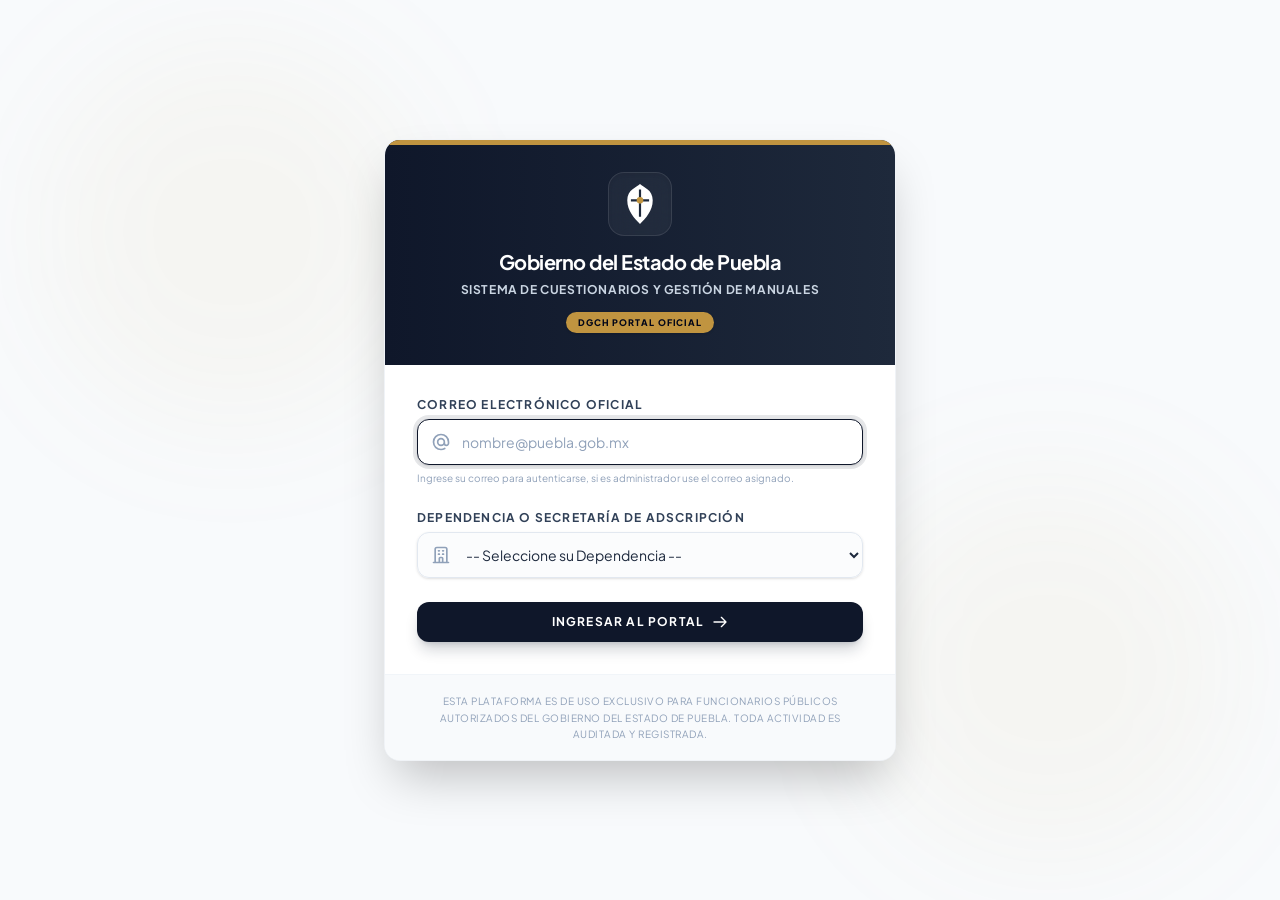
<file: index.html>
<!doctype html>
<html lang="en">
  <head>
    <meta charset="UTF-8" />
    <meta name="viewport" content="width=device-width, initial-scale=1.0" />
    <title>Plataforma de Cuestionarios y Gestión de Manuales - Gobierno de Puebla</title>
    <script type="module" crossorigin src="./assets/index-CyvEIds-.js"></script>
    <link rel="stylesheet" crossorigin href="./assets/index-D1oLYEM6.css">
  </head>
  <body>
    <div id="root"></div>
  </body>
</html>
</file>
<file: assets/index-D1oLYEM6.css>
@import"https://fonts.googleapis.com/css2?family=Plus+Jakarta+Sans:wght@300;400;500;600;700;800&family=JetBrains+Mono:ital,wght@0,400;0,500;0,600;0,700;1,400&display=swap";/*! tailwindcss v4.3.1 | MIT License | https://tailwindcss.com */@layer properties{@supports (((-webkit-hyphens:none)) and (not (margin-trim:inline))) or ((-moz-orient:inline) and (not (color:rgb(from red r g b)))){*,:before,:after,::backdrop{--tw-rotate-x:initial;--tw-rotate-y:initial;--tw-rotate-z:initial;--tw-skew-x:initial;--tw-skew-y:initial;--tw-space-y-reverse:0;--tw-divide-y-reverse:0;--tw-border-style:solid;--tw-gradient-position:initial;--tw-gradient-from:#0000;--tw-gradient-via:#0000;--tw-gradient-to:#0000;--tw-gradient-stops:initial;--tw-gradient-via-stops:initial;--tw-gradient-from-position:0%;--tw-gradient-via-position:50%;--tw-gradient-to-position:100%;--tw-leading:initial;--tw-font-weight:initial;--tw-tracking:initial;--tw-shadow:0 0 #0000;--tw-shadow-color:initial;--tw-shadow-alpha:100%;--tw-inset-shadow:0 0 #0000;--tw-inset-shadow-color:initial;--tw-inset-shadow-alpha:100%;--tw-ring-color:initial;--tw-ring-shadow:0 0 #0000;--tw-inset-ring-color:initial;--tw-inset-ring-shadow:0 0 #0000;--tw-ring-inset:initial;--tw-ring-offset-width:0px;--tw-ring-offset-color:#fff;--tw-ring-offset-shadow:0 0 #0000;--tw-blur:initial;--tw-brightness:initial;--tw-contrast:initial;--tw-grayscale:initial;--tw-hue-rotate:initial;--tw-invert:initial;--tw-opacity:initial;--tw-saturate:initial;--tw-sepia:initial;--tw-drop-shadow:initial;--tw-drop-shadow-color:initial;--tw-drop-shadow-alpha:100%;--tw-drop-shadow-size:initial;--tw-backdrop-blur:initial;--tw-backdrop-brightness:initial;--tw-backdrop-contrast:initial;--tw-backdrop-grayscale:initial;--tw-backdrop-hue-rotate:initial;--tw-backdrop-invert:initial;--tw-backdrop-opacity:initial;--tw-backdrop-saturate:initial;--tw-backdrop-sepia:initial;--tw-duration:initial;--tw-translate-x:0;--tw-translate-y:0;--tw-translate-z:0;--tw-scale-x:1;--tw-scale-y:1;--tw-scale-z:1}}}@layer theme{:root,:host{--font-sans:"Plus Jakarta Sans", "Inter", ui-sans-serif, system-ui, sans-serif;--font-mono:"JetBrains Mono", ui-monospace, SFMono-Regular, monospace;--color-red-50:oklch(97.1% .013 17.38);--color-red-200:oklch(88.5% .062 18.334);--color-red-500:oklch(63.7% .237 25.331);--color-red-600:oklch(57.7% .245 27.325);--color-red-700:oklch(50.5% .213 27.518);--color-red-800:oklch(44.4% .177 26.899);--color-red-900:oklch(39.6% .141 25.723);--color-amber-50:oklch(98.7% .022 95.277);--color-amber-100:oklch(96.2% .059 95.617);--color-amber-200:oklch(92.4% .12 95.746);--color-amber-500:oklch(76.9% .188 70.08);--color-amber-600:oklch(66.6% .179 58.318);--color-amber-700:oklch(55.5% .163 48.998);--color-amber-800:oklch(47.3% .137 46.201);--color-yellow-400:oklch(85.2% .199 91.936);--color-green-500:oklch(72.3% .219 149.579);--color-emerald-50:oklch(97.9% .021 166.113);--color-emerald-100:oklch(95% .052 163.051);--color-emerald-200:oklch(90.5% .093 164.15);--color-emerald-300:oklch(84.5% .143 164.978);--color-emerald-400:oklch(76.5% .177 163.223);--color-emerald-500:oklch(69.6% .17 162.48);--color-emerald-600:oklch(59.6% .145 163.225);--color-emerald-700:oklch(50.8% .118 165.612);--color-emerald-800:oklch(43.2% .095 166.913);--color-blue-50:oklch(97% .014 254.604);--color-blue-100:oklch(93.2% .032 255.585);--color-blue-700:oklch(48.8% .243 264.376);--color-blue-900:oklch(37.9% .146 265.522);--color-blue-950:oklch(28.2% .091 267.935);--color-purple-50:oklch(97.7% .014 308.299);--color-purple-200:oklch(90.2% .063 306.703);--color-purple-600:oklch(55.8% .288 302.321);--color-purple-800:oklch(43.8% .218 303.724);--color-rose-50:oklch(96.9% .015 12.422);--color-rose-300:oklch(81% .117 11.638);--color-rose-400:oklch(71.2% .194 13.428);--color-rose-500:oklch(64.5% .246 16.439);--color-rose-600:oklch(58.6% .253 17.585);--color-rose-700:oklch(51.4% .222 16.935);--color-slate-50:oklch(98.4% .003 247.858);--color-slate-100:oklch(96.8% .007 247.896);--color-slate-200:oklch(92.9% .013 255.508);--color-slate-300:oklch(86.9% .022 252.894);--color-slate-400:oklch(70.4% .04 256.788);--color-slate-500:oklch(55.4% .046 257.417);--color-slate-600:oklch(44.6% .043 257.281);--color-slate-700:oklch(37.2% .044 257.287);--color-slate-800:oklch(27.9% .041 260.031);--color-slate-900:oklch(20.8% .042 265.755);--color-slate-950:oklch(12.9% .042 264.695);--color-zinc-50:oklch(98.5% 0 0);--color-neutral-50:oklch(98.5% 0 0);--color-neutral-100:oklch(97% 0 0);--color-neutral-200:oklch(92.2% 0 0);--color-neutral-300:oklch(87% 0 0);--color-neutral-400:oklch(70.8% 0 0);--color-neutral-500:oklch(55.6% 0 0);--color-neutral-600:oklch(43.9% 0 0);--color-neutral-700:oklch(37.1% 0 0);--color-neutral-800:oklch(26.9% 0 0);--color-neutral-900:oklch(20.5% 0 0);--color-stone-50:oklch(98.5% .001 106.423);--color-stone-100:oklch(97% .001 106.424);--color-stone-200:oklch(92.3% .003 48.717);--color-stone-400:oklch(70.9% .01 56.259);--color-stone-500:oklch(55.3% .013 58.071);--color-stone-600:oklch(44.4% .011 73.639);--color-stone-700:oklch(37.4% .01 67.558);--color-stone-800:oklch(26.8% .007 34.298);--color-black:#000;--color-white:#fff;--spacing:.25rem;--container-xs:20rem;--container-lg:32rem;--container-xl:36rem;--container-2xl:42rem;--container-4xl:56rem;--container-7xl:80rem;--text-xs:.75rem;--text-xs--line-height:calc(1 / .75);--text-sm:.875rem;--text-sm--line-height:calc(1.25 / .875);--text-base:1rem;--text-base--line-height: 1.5 ;--text-lg:1.125rem;--text-lg--line-height:calc(1.75 / 1.125);--text-xl:1.25rem;--text-xl--line-height:calc(1.75 / 1.25);--text-2xl:1.5rem;--text-2xl--line-height:calc(2 / 1.5);--text-3xl:1.875rem;--text-3xl--line-height: 1.2 ;--font-weight-normal:400;--font-weight-medium:500;--font-weight-semibold:600;--font-weight-bold:700;--font-weight-extrabold:800;--font-weight-black:900;--tracking-tighter:-.05em;--tracking-tight:-.025em;--tracking-wide:.025em;--tracking-wider:.05em;--tracking-widest:.1em;--leading-tight:1.25;--leading-relaxed:1.625;--radius-lg:.5rem;--radius-xl:.75rem;--radius-2xl:1rem;--animate-ping:ping 1s cubic-bezier(0, 0, .2, 1) infinite;--animate-pulse:pulse 2s cubic-bezier(.4, 0, .6, 1) infinite;--blur-xs:4px;--blur-sm:8px;--blur-md:12px;--blur-3xl:64px;--default-transition-duration:.15s;--default-transition-timing-function:cubic-bezier(.4, 0, .2, 1);--default-font-family:var(--font-sans);--default-mono-font-family:var(--font-mono)}}@layer base{*,:after,:before,::backdrop{box-sizing:border-box;border:0 solid;margin:0;padding:0}::file-selector-button{box-sizing:border-box;border:0 solid;margin:0;padding:0}html,:host{-webkit-text-size-adjust:100%;-moz-tab-size:4;tab-size:4;line-height:1.5;font-family:var(--default-font-family,ui-sans-serif, system-ui, sans-serif, "Apple Color Emoji", "Segoe UI Emoji", "Segoe UI Symbol", "Noto Color Emoji");font-feature-settings:var(--default-font-feature-settings,normal);font-variation-settings:var(--default-font-variation-settings,normal);-webkit-tap-highlight-color:transparent}hr{height:0;color:inherit;border-top-width:1px}abbr:where([title]){-webkit-text-decoration:underline dotted;text-decoration:underline dotted}h1,h2,h3,h4,h5,h6{font-size:inherit;font-weight:inherit}a{color:inherit;-webkit-text-decoration:inherit;text-decoration:inherit}b,strong{font-weight:bolder}code,kbd,samp,pre{font-family:var(--default-mono-font-family,ui-monospace, SFMono-Regular, Menlo, Monaco, Consolas, "Liberation Mono", "Courier New", monospace);font-feature-settings:var(--default-mono-font-feature-settings,normal);font-variation-settings:var(--default-mono-font-variation-settings,normal);font-size:1em}small{font-size:80%}sub,sup{vertical-align:baseline;font-size:75%;line-height:0;position:relative}sub{bottom:-.25em}sup{top:-.5em}table{text-indent:0;border-color:inherit;border-collapse:collapse}:-moz-focusring{outline:auto}progress{vertical-align:baseline}summary{display:list-item}ol,ul,menu{list-style:none}img,svg,video,canvas,audio,iframe,embed,object{vertical-align:middle;display:block}img,video{max-width:100%;height:auto}button,input,select,optgroup,textarea{font:inherit;font-feature-settings:inherit;font-variation-settings:inherit;letter-spacing:inherit;color:inherit;opacity:1;background-color:#0000;border-radius:0}::file-selector-button{font:inherit;font-feature-settings:inherit;font-variation-settings:inherit;letter-spacing:inherit;color:inherit;opacity:1;background-color:#0000;border-radius:0}:where(select:is([multiple],[size])) optgroup{font-weight:bolder}:where(select:is([multiple],[size])) optgroup option{padding-inline-start:20px}::file-selector-button{margin-inline-end:4px}::placeholder{opacity:1}@supports (not ((-webkit-appearance:-apple-pay-button))) or (contain-intrinsic-size:1px){::placeholder{color:currentColor}@supports (color:color-mix(in lab,red,red)){::placeholder{color:color-mix(in oklab,currentcolor 50%,transparent)}}}textarea{resize:vertical}::-webkit-search-decoration{-webkit-appearance:none}::-webkit-date-and-time-value{min-height:1lh;text-align:inherit}::-webkit-datetime-edit{display:inline-flex}::-webkit-datetime-edit-fields-wrapper{padding:0}::-webkit-datetime-edit{padding-block:0}::-webkit-datetime-edit-year-field{padding-block:0}::-webkit-datetime-edit-month-field{padding-block:0}::-webkit-datetime-edit-day-field{padding-block:0}::-webkit-datetime-edit-hour-field{padding-block:0}::-webkit-datetime-edit-minute-field{padding-block:0}::-webkit-datetime-edit-second-field{padding-block:0}::-webkit-datetime-edit-millisecond-field{padding-block:0}::-webkit-datetime-edit-meridiem-field{padding-block:0}::-webkit-calendar-picker-indicator{line-height:1}:-moz-ui-invalid{box-shadow:none}button,input:where([type=button],[type=reset],[type=submit]){-webkit-appearance:button;-moz-appearance:button;appearance:button}::file-selector-button{-webkit-appearance:button;-moz-appearance:button;appearance:button}::-webkit-inner-spin-button{height:auto}::-webkit-outer-spin-button{height:auto}[hidden]:where(:not([hidden=until-found])){display:none!important}}@layer components;@layer utilities{.pointer-events-none{pointer-events:none}.absolute{position:absolute}.fixed{position:fixed}.relative{position:relative}.sticky{position:sticky}.inset-0{top:0;right:0;bottom:0;left:0}.inset-y-0{inset-block:0}.top-0{top:0}.top-5{top:calc(var(--spacing) * 5)}.top-10{top:calc(var(--spacing) * 10)}.top-24{top:calc(var(--spacing) * 24)}.right-5{right:calc(var(--spacing) * 5)}.right-10{right:calc(var(--spacing) * 10)}.bottom-10{bottom:calc(var(--spacing) * 10)}.left-0{left:0}.left-10{left:calc(var(--spacing) * 10)}.z-10{z-index:10}.z-20{z-index:20}.z-50{z-index:50}.container{width:100%}@media(min-width:40rem){.container{max-width:40rem}}@media(min-width:48rem){.container{max-width:48rem}}@media(min-width:64rem){.container{max-width:64rem}}@media(min-width:80rem){.container{max-width:80rem}}@media(min-width:96rem){.container{max-width:96rem}}.m-6{margin:calc(var(--spacing) * 6)}.mx-auto{margin-inline:auto}.my-8{margin-block:calc(var(--spacing) * 8)}.-mt-0\.5{margin-top:calc(var(--spacing) * -.5)}.mt-0\.5{margin-top:calc(var(--spacing) * .5)}.mt-1{margin-top:var(--spacing)}.mt-1\.5{margin-top:calc(var(--spacing) * 1.5)}.mt-2{margin-top:calc(var(--spacing) * 2)}.mt-3{margin-top:calc(var(--spacing) * 3)}.mt-3\.5{margin-top:calc(var(--spacing) * 3.5)}.mt-4{margin-top:calc(var(--spacing) * 4)}.mt-5{margin-top:calc(var(--spacing) * 5)}.mt-6{margin-top:calc(var(--spacing) * 6)}.mt-8{margin-top:calc(var(--spacing) * 8)}.mt-12{margin-top:calc(var(--spacing) * 12)}.-mb-px{margin-bottom:-1px}.mb-1\.5{margin-bottom:calc(var(--spacing) * 1.5)}.mb-2{margin-bottom:calc(var(--spacing) * 2)}.mb-3{margin-bottom:calc(var(--spacing) * 3)}.mb-4{margin-bottom:calc(var(--spacing) * 4)}.mb-6{margin-bottom:calc(var(--spacing) * 6)}.ml-1{margin-left:var(--spacing)}.ml-auto{margin-left:auto}.block{display:block}.contents{display:contents}.flex{display:flex}.grid{display:grid}.hidden{display:none}.inline-block{display:inline-block}.inline-flex{display:inline-flex}.table{display:table}.h-1\.5{height:calc(var(--spacing) * 1.5)}.h-2{height:calc(var(--spacing) * 2)}.h-2\.5{height:calc(var(--spacing) * 2.5)}.h-3{height:calc(var(--spacing) * 3)}.h-3\.5{height:calc(var(--spacing) * 3.5)}.h-4{height:calc(var(--spacing) * 4)}.h-4\.5{height:calc(var(--spacing) * 4.5)}.h-5{height:calc(var(--spacing) * 5)}.h-6{height:calc(var(--spacing) * 6)}.h-7{height:calc(var(--spacing) * 7)}.h-8{height:calc(var(--spacing) * 8)}.h-10{height:calc(var(--spacing) * 10)}.h-12{height:calc(var(--spacing) * 12)}.h-14{height:calc(var(--spacing) * 14)}.h-16{height:calc(var(--spacing) * 16)}.h-36{height:calc(var(--spacing) * 36)}.h-64{height:calc(var(--spacing) * 64)}.h-96{height:calc(var(--spacing) * 96)}.h-\[4px\]{height:4px}.h-\[5px\]{height:5px}.h-fit{height:fit-content}.h-full{height:100%}.max-h-48{max-height:calc(var(--spacing) * 48)}.max-h-\[90vh\]{max-height:90vh}.min-h-\[40px\]{min-height:40px}.min-h-screen{min-height:100vh}.w-1\.5{width:calc(var(--spacing) * 1.5)}.w-2{width:calc(var(--spacing) * 2)}.w-2\.5{width:calc(var(--spacing) * 2.5)}.w-3{width:calc(var(--spacing) * 3)}.w-3\.5{width:calc(var(--spacing) * 3.5)}.w-4{width:calc(var(--spacing) * 4)}.w-4\.5{width:calc(var(--spacing) * 4.5)}.w-5{width:calc(var(--spacing) * 5)}.w-6{width:calc(var(--spacing) * 6)}.w-7{width:calc(var(--spacing) * 7)}.w-8{width:calc(var(--spacing) * 8)}.w-9{width:calc(var(--spacing) * 9)}.w-10{width:calc(var(--spacing) * 10)}.w-12{width:calc(var(--spacing) * 12)}.w-14{width:calc(var(--spacing) * 14)}.w-16{width:calc(var(--spacing) * 16)}.w-36{width:calc(var(--spacing) * 36)}.w-96{width:calc(var(--spacing) * 96)}.w-full{width:100%}.max-w-2xl{max-width:var(--container-2xl)}.max-w-4xl{max-width:var(--container-4xl)}.max-w-7xl{max-width:var(--container-7xl)}.max-w-\[65px\]{max-width:65px}.max-w-\[120px\]{max-width:120px}.max-w-\[130px\]{max-width:130px}.max-w-\[150px\]{max-width:150px}.max-w-\[180px\]{max-width:180px}.max-w-\[200px\]{max-width:200px}.max-w-\[280px\]{max-width:280px}.max-w-lg{max-width:var(--container-lg)}.max-w-xl{max-width:var(--container-xl)}.max-w-xs{max-width:var(--container-xs)}.min-w-0{min-width:0}.min-w-full{min-width:100%}.flex-1{flex:1}.shrink-0{flex-shrink:0}.border-collapse{border-collapse:collapse}.-rotate-90{rotate:-90deg}.transform{transform:var(--tw-rotate-x,) var(--tw-rotate-y,) var(--tw-rotate-z,) var(--tw-skew-x,) var(--tw-skew-y,)}.animate-ping{animation:var(--animate-ping)}.animate-pulse{animation:var(--animate-pulse)}.cursor-pointer{cursor:pointer}.grid-cols-1{grid-template-columns:repeat(1,minmax(0,1fr))}.flex-col{flex-direction:column}.flex-wrap{flex-wrap:wrap}.items-center{align-items:center}.items-start{align-items:flex-start}.justify-between{justify-content:space-between}.justify-center{justify-content:center}.justify-end{justify-content:flex-end}.gap-1{gap:var(--spacing)}.gap-1\.5{gap:calc(var(--spacing) * 1.5)}.gap-2{gap:calc(var(--spacing) * 2)}.gap-2\.5{gap:calc(var(--spacing) * 2.5)}.gap-3{gap:calc(var(--spacing) * 3)}.gap-4{gap:calc(var(--spacing) * 4)}.gap-6{gap:calc(var(--spacing) * 6)}.gap-8{gap:calc(var(--spacing) * 8)}.gap-12{gap:calc(var(--spacing) * 12)}:where(.space-y-1>:not(:last-child)){--tw-space-y-reverse:0;margin-block-start:calc(var(--spacing) * var(--tw-space-y-reverse));margin-block-end:calc(var(--spacing) * calc(1 - var(--tw-space-y-reverse)))}:where(.space-y-1\.5>:not(:last-child)){--tw-space-y-reverse:0;margin-block-start:calc(calc(var(--spacing) * 1.5) * var(--tw-space-y-reverse));margin-block-end:calc(calc(var(--spacing) * 1.5) * calc(1 - var(--tw-space-y-reverse)))}:where(.space-y-2>:not(:last-child)){--tw-space-y-reverse:0;margin-block-start:calc(calc(var(--spacing) * 2) * var(--tw-space-y-reverse));margin-block-end:calc(calc(var(--spacing) * 2) * calc(1 - var(--tw-space-y-reverse)))}:where(.space-y-2\.5>:not(:last-child)){--tw-space-y-reverse:0;margin-block-start:calc(calc(var(--spacing) * 2.5) * var(--tw-space-y-reverse));margin-block-end:calc(calc(var(--spacing) * 2.5) * calc(1 - var(--tw-space-y-reverse)))}:where(.space-y-3>:not(:last-child)){--tw-space-y-reverse:0;margin-block-start:calc(calc(var(--spacing) * 3) * var(--tw-space-y-reverse));margin-block-end:calc(calc(var(--spacing) * 3) * calc(1 - var(--tw-space-y-reverse)))}:where(.space-y-3\.5>:not(:last-child)){--tw-space-y-reverse:0;margin-block-start:calc(calc(var(--spacing) * 3.5) * var(--tw-space-y-reverse));margin-block-end:calc(calc(var(--spacing) * 3.5) * calc(1 - var(--tw-space-y-reverse)))}:where(.space-y-4>:not(:last-child)){--tw-space-y-reverse:0;margin-block-start:calc(calc(var(--spacing) * 4) * var(--tw-space-y-reverse));margin-block-end:calc(calc(var(--spacing) * 4) * calc(1 - var(--tw-space-y-reverse)))}:where(.space-y-6>:not(:last-child)){--tw-space-y-reverse:0;margin-block-start:calc(calc(var(--spacing) * 6) * var(--tw-space-y-reverse));margin-block-end:calc(calc(var(--spacing) * 6) * calc(1 - var(--tw-space-y-reverse)))}:where(.space-y-8>:not(:last-child)){--tw-space-y-reverse:0;margin-block-start:calc(calc(var(--spacing) * 8) * var(--tw-space-y-reverse));margin-block-end:calc(calc(var(--spacing) * 8) * calc(1 - var(--tw-space-y-reverse)))}:where(.divide-y>:not(:last-child)){--tw-divide-y-reverse:0;border-bottom-style:var(--tw-border-style);border-top-style:var(--tw-border-style);border-top-width:calc(1px * var(--tw-divide-y-reverse));border-bottom-width:calc(1px * calc(1 - var(--tw-divide-y-reverse)))}:where(.divide-neutral-200>:not(:last-child)){border-color:var(--color-neutral-200)}:where(.divide-slate-100>:not(:last-child)){border-color:var(--color-slate-100)}.truncate{text-overflow:ellipsis;white-space:nowrap;overflow:hidden}.overflow-hidden{overflow:hidden}.overflow-x-auto{overflow-x:auto}.overflow-y-auto{overflow-y:auto}.rounded{border-radius:.25rem}.rounded-2xl{border-radius:var(--radius-2xl)}.rounded-full{border-radius:3.40282e38px}.rounded-lg{border-radius:var(--radius-lg)}.rounded-xl{border-radius:var(--radius-xl)}.border{border-style:var(--tw-border-style);border-width:1px}.border-2{border-style:var(--tw-border-style);border-width:2px}.border-t{border-top-style:var(--tw-border-style);border-top-width:1px}.border-r{border-right-style:var(--tw-border-style);border-right-width:1px}.border-b{border-bottom-style:var(--tw-border-style);border-bottom-width:1px}.border-b-2{border-bottom-style:var(--tw-border-style);border-bottom-width:2px}.border-b-4{border-bottom-style:var(--tw-border-style);border-bottom-width:4px}.border-dashed{--tw-border-style:dashed;border-style:dashed}.border-\[\#C09440\]{border-color:#c09440}.border-amber-100{border-color:var(--color-amber-100)}.border-amber-200{border-color:var(--color-amber-200)}.border-blue-100{border-color:var(--color-blue-100)}.border-emerald-100{border-color:var(--color-emerald-100)}.border-emerald-200{border-color:var(--color-emerald-200)}.border-neutral-100{border-color:var(--color-neutral-100)}.border-neutral-200{border-color:var(--color-neutral-200)}.border-neutral-200\/50{border-color:#e5e5e580}@supports (color:color-mix(in lab,red,red)){.border-neutral-200\/50{border-color:color-mix(in oklab,var(--color-neutral-200) 50%,transparent)}}.border-neutral-300{border-color:var(--color-neutral-300)}.border-purple-200{border-color:var(--color-purple-200)}.border-red-200{border-color:var(--color-red-200)}.border-slate-100{border-color:var(--color-slate-100)}.border-slate-200{border-color:var(--color-slate-200)}.border-slate-200\/50{border-color:#e2e8f080}@supports (color:color-mix(in lab,red,red)){.border-slate-200\/50{border-color:color-mix(in oklab,var(--color-slate-200) 50%,transparent)}}.border-slate-200\/60{border-color:#e2e8f099}@supports (color:color-mix(in lab,red,red)){.border-slate-200\/60{border-color:color-mix(in oklab,var(--color-slate-200) 60%,transparent)}}.border-slate-200\/85{border-color:#e2e8f0d9}@supports (color:color-mix(in lab,red,red)){.border-slate-200\/85{border-color:color-mix(in oklab,var(--color-slate-200) 85%,transparent)}}.border-slate-300{border-color:var(--color-slate-300)}.border-slate-700{border-color:var(--color-slate-700)}.border-slate-700\/60{border-color:#31415899}@supports (color:color-mix(in lab,red,red)){.border-slate-700\/60{border-color:color-mix(in oklab,var(--color-slate-700) 60%,transparent)}}.border-slate-800{border-color:var(--color-slate-800)}.border-slate-800\/80{border-color:#1d293dcc}@supports (color:color-mix(in lab,red,red)){.border-slate-800\/80{border-color:color-mix(in oklab,var(--color-slate-800) 80%,transparent)}}.border-slate-900{border-color:var(--color-slate-900)}.border-stone-200{border-color:var(--color-stone-200)}.border-transparent{border-color:#0000}.border-white\/10{border-color:#ffffff1a}@supports (color:color-mix(in lab,red,red)){.border-white\/10{border-color:color-mix(in oklab,var(--color-white) 10%,transparent)}}.bg-\[\#0f172a\]{background-color:#0f172a}.bg-\[\#10b981\]{background-color:#10b981}.bg-\[\#121c30\]{background-color:#121c30}.bg-\[\#C09440\]{background-color:#c09440}.bg-\[\#C09440\]\/5{background-color:#c094400d}.bg-\[\#C09440\]\/10{background-color:#c094401a}.bg-\[\#f3f4f6\]{background-color:#f3f4f6}.bg-\[\#f59e0b\]{background-color:#f59e0b}.bg-\[\#fcfdfd\]{background-color:#fcfdfd}.bg-amber-50{background-color:var(--color-amber-50)}.bg-amber-500{background-color:var(--color-amber-500)}.bg-amber-600{background-color:var(--color-amber-600)}.bg-black\/40{background-color:#0006}@supports (color:color-mix(in lab,red,red)){.bg-black\/40{background-color:color-mix(in oklab,var(--color-black) 40%,transparent)}}.bg-blue-50{background-color:var(--color-blue-50)}.bg-emerald-50{background-color:var(--color-emerald-50)}.bg-emerald-400{background-color:var(--color-emerald-400)}.bg-emerald-500{background-color:var(--color-emerald-500)}.bg-emerald-600{background-color:var(--color-emerald-600)}.bg-emerald-700{background-color:var(--color-emerald-700)}.bg-green-500{background-color:var(--color-green-500)}.bg-neutral-50{background-color:var(--color-neutral-50)}.bg-neutral-50\/25{background-color:#fafafa40}@supports (color:color-mix(in lab,red,red)){.bg-neutral-50\/25{background-color:color-mix(in oklab,var(--color-neutral-50) 25%,transparent)}}.bg-neutral-50\/50{background-color:#fafafa80}@supports (color:color-mix(in lab,red,red)){.bg-neutral-50\/50{background-color:color-mix(in oklab,var(--color-neutral-50) 50%,transparent)}}.bg-neutral-50\/70{background-color:#fafafab3}@supports (color:color-mix(in lab,red,red)){.bg-neutral-50\/70{background-color:color-mix(in oklab,var(--color-neutral-50) 70%,transparent)}}.bg-neutral-100{background-color:var(--color-neutral-100)}.bg-neutral-200{background-color:var(--color-neutral-200)}.bg-purple-50{background-color:var(--color-purple-50)}.bg-purple-600{background-color:var(--color-purple-600)}.bg-red-50{background-color:var(--color-red-50)}.bg-red-50\/10{background-color:#fef2f21a}@supports (color:color-mix(in lab,red,red)){.bg-red-50\/10{background-color:color-mix(in oklab,var(--color-red-50) 10%,transparent)}}.bg-red-500{background-color:var(--color-red-500)}.bg-red-600{background-color:var(--color-red-600)}.bg-rose-50{background-color:var(--color-rose-50)}.bg-slate-50{background-color:var(--color-slate-50)}.bg-slate-50\/50{background-color:#f8fafc80}@supports (color:color-mix(in lab,red,red)){.bg-slate-50\/50{background-color:color-mix(in oklab,var(--color-slate-50) 50%,transparent)}}.bg-slate-50\/55{background-color:#f8fafc8c}@supports (color:color-mix(in lab,red,red)){.bg-slate-50\/55{background-color:color-mix(in oklab,var(--color-slate-50) 55%,transparent)}}.bg-slate-100{background-color:var(--color-slate-100)}.bg-slate-100\/80{background-color:#f1f5f9cc}@supports (color:color-mix(in lab,red,red)){.bg-slate-100\/80{background-color:color-mix(in oklab,var(--color-slate-100) 80%,transparent)}}.bg-slate-200{background-color:var(--color-slate-200)}.bg-slate-300{background-color:var(--color-slate-300)}.bg-slate-800{background-color:var(--color-slate-800)}.bg-slate-900{background-color:var(--color-slate-900)}.bg-slate-900\/40{background-color:#0f172b66}@supports (color:color-mix(in lab,red,red)){.bg-slate-900\/40{background-color:color-mix(in oklab,var(--color-slate-900) 40%,transparent)}}.bg-slate-900\/50{background-color:#0f172b80}@supports (color:color-mix(in lab,red,red)){.bg-slate-900\/50{background-color:color-mix(in oklab,var(--color-slate-900) 50%,transparent)}}.bg-slate-900\/60{background-color:#0f172b99}@supports (color:color-mix(in lab,red,red)){.bg-slate-900\/60{background-color:color-mix(in oklab,var(--color-slate-900) 60%,transparent)}}.bg-slate-950{background-color:var(--color-slate-950)}.bg-stone-50{background-color:var(--color-stone-50)}.bg-stone-100{background-color:var(--color-stone-100)}.bg-white{background-color:var(--color-white)}.bg-white\/5{background-color:#ffffff0d}@supports (color:color-mix(in lab,red,red)){.bg-white\/5{background-color:color-mix(in oklab,var(--color-white) 5%,transparent)}}.bg-white\/10{background-color:#ffffff1a}@supports (color:color-mix(in lab,red,red)){.bg-white\/10{background-color:color-mix(in oklab,var(--color-white) 10%,transparent)}}.bg-yellow-400{background-color:var(--color-yellow-400)}.bg-zinc-50{background-color:var(--color-zinc-50)}.bg-gradient-to-r{--tw-gradient-position:to right in oklab;background-image:linear-gradient(var(--tw-gradient-stops))}.bg-\[radial-gradient\(ellipse_at_top_right\,_var\(--tw-gradient-stops\)\)\]{background-image:radial-gradient(ellipse at top right,var(--tw-gradient-stops))}.bg-none{background-image:none}.from-\[\#0f172a\]{--tw-gradient-from:#0f172a;--tw-gradient-stops:var(--tw-gradient-via-stops,var(--tw-gradient-position), var(--tw-gradient-from) var(--tw-gradient-from-position), var(--tw-gradient-to) var(--tw-gradient-to-position))}.from-red-700{--tw-gradient-from:var(--color-red-700);--tw-gradient-stops:var(--tw-gradient-via-stops,var(--tw-gradient-position), var(--tw-gradient-from) var(--tw-gradient-from-position), var(--tw-gradient-to) var(--tw-gradient-to-position))}.from-slate-100{--tw-gradient-from:var(--color-slate-100);--tw-gradient-stops:var(--tw-gradient-via-stops,var(--tw-gradient-position), var(--tw-gradient-from) var(--tw-gradient-from-position), var(--tw-gradient-to) var(--tw-gradient-to-position))}.from-slate-900{--tw-gradient-from:var(--color-slate-900);--tw-gradient-stops:var(--tw-gradient-via-stops,var(--tw-gradient-position), var(--tw-gradient-from) var(--tw-gradient-from-position), var(--tw-gradient-to) var(--tw-gradient-to-position))}.via-\[\#0f172a\]{--tw-gradient-via:#0f172a;--tw-gradient-via-stops:var(--tw-gradient-position), var(--tw-gradient-from) var(--tw-gradient-from-position), var(--tw-gradient-via) var(--tw-gradient-via-position), var(--tw-gradient-to) var(--tw-gradient-to-position);--tw-gradient-stops:var(--tw-gradient-via-stops)}.via-\[\#C09440\]{--tw-gradient-via:#c09440;--tw-gradient-via-stops:var(--tw-gradient-position), var(--tw-gradient-from) var(--tw-gradient-from-position), var(--tw-gradient-via) var(--tw-gradient-via-position), var(--tw-gradient-to) var(--tw-gradient-to-position);--tw-gradient-stops:var(--tw-gradient-via-stops)}.via-slate-50{--tw-gradient-via:var(--color-slate-50);--tw-gradient-via-stops:var(--tw-gradient-position), var(--tw-gradient-from) var(--tw-gradient-from-position), var(--tw-gradient-via) var(--tw-gradient-via-position), var(--tw-gradient-to) var(--tw-gradient-to-position);--tw-gradient-stops:var(--tw-gradient-via-stops)}.to-\[\#1e293b\]{--tw-gradient-to:#1e293b;--tw-gradient-stops:var(--tw-gradient-via-stops,var(--tw-gradient-position), var(--tw-gradient-from) var(--tw-gradient-from-position), var(--tw-gradient-to) var(--tw-gradient-to-position))}.to-slate-100{--tw-gradient-to:var(--color-slate-100);--tw-gradient-stops:var(--tw-gradient-via-stops,var(--tw-gradient-position), var(--tw-gradient-from) var(--tw-gradient-from-position), var(--tw-gradient-to) var(--tw-gradient-to-position))}.to-slate-900{--tw-gradient-to:var(--color-slate-900);--tw-gradient-stops:var(--tw-gradient-via-stops,var(--tw-gradient-position), var(--tw-gradient-from) var(--tw-gradient-from-position), var(--tw-gradient-to) var(--tw-gradient-to-position))}.to-slate-950{--tw-gradient-to:var(--color-slate-950);--tw-gradient-stops:var(--tw-gradient-via-stops,var(--tw-gradient-position), var(--tw-gradient-from) var(--tw-gradient-from-position), var(--tw-gradient-to) var(--tw-gradient-to-position))}.p-1{padding:var(--spacing)}.p-1\.5{padding:calc(var(--spacing) * 1.5)}.p-2{padding:calc(var(--spacing) * 2)}.p-2\.5{padding:calc(var(--spacing) * 2.5)}.p-3{padding:calc(var(--spacing) * 3)}.p-3\.5{padding:calc(var(--spacing) * 3.5)}.p-4{padding:calc(var(--spacing) * 4)}.p-5{padding:calc(var(--spacing) * 5)}.p-6{padding:calc(var(--spacing) * 6)}.p-8{padding:calc(var(--spacing) * 8)}.px-1\.5{padding-inline:calc(var(--spacing) * 1.5)}.px-2{padding-inline:calc(var(--spacing) * 2)}.px-2\.5{padding-inline:calc(var(--spacing) * 2.5)}.px-3{padding-inline:calc(var(--spacing) * 3)}.px-3\.5{padding-inline:calc(var(--spacing) * 3.5)}.px-4{padding-inline:calc(var(--spacing) * 4)}.px-5{padding-inline:calc(var(--spacing) * 5)}.px-6{padding-inline:calc(var(--spacing) * 6)}.px-8{padding-inline:calc(var(--spacing) * 8)}.py-0\.5{padding-block:calc(var(--spacing) * .5)}.py-1{padding-block:var(--spacing)}.py-1\.5{padding-block:calc(var(--spacing) * 1.5)}.py-2{padding-block:calc(var(--spacing) * 2)}.py-2\.5{padding-block:calc(var(--spacing) * 2.5)}.py-3{padding-block:calc(var(--spacing) * 3)}.py-3\.5{padding-block:calc(var(--spacing) * 3.5)}.py-4{padding-block:calc(var(--spacing) * 4)}.py-4\.5{padding-block:calc(var(--spacing) * 4.5)}.py-5{padding-block:calc(var(--spacing) * 5)}.py-6{padding-block:calc(var(--spacing) * 6)}.py-8{padding-block:calc(var(--spacing) * 8)}.py-12{padding-block:calc(var(--spacing) * 12)}.py-16{padding-block:calc(var(--spacing) * 16)}.pt-2{padding-top:calc(var(--spacing) * 2)}.pt-4{padding-top:calc(var(--spacing) * 4)}.pt-6{padding-top:calc(var(--spacing) * 6)}.pr-4{padding-right:calc(var(--spacing) * 4)}.pr-12{padding-right:calc(var(--spacing) * 12)}.pb-1{padding-bottom:var(--spacing)}.pb-1\.5{padding-bottom:calc(var(--spacing) * 1.5)}.pb-2{padding-bottom:calc(var(--spacing) * 2)}.pb-4{padding-bottom:calc(var(--spacing) * 4)}.pl-3{padding-left:calc(var(--spacing) * 3)}.pl-3\.5{padding-left:calc(var(--spacing) * 3.5)}.pl-9{padding-left:calc(var(--spacing) * 9)}.pl-11{padding-left:calc(var(--spacing) * 11)}.text-center{text-align:center}.text-left{text-align:left}.text-right{text-align:right}.font-mono{font-family:var(--font-mono)}.font-sans{font-family:var(--font-sans)}.text-2xl{font-size:var(--text-2xl);line-height:var(--tw-leading,var(--text-2xl--line-height))}.text-3xl{font-size:var(--text-3xl);line-height:var(--tw-leading,var(--text-3xl--line-height))}.text-base{font-size:var(--text-base);line-height:var(--tw-leading,var(--text-base--line-height))}.text-lg{font-size:var(--text-lg);line-height:var(--tw-leading,var(--text-lg--line-height))}.text-sm{font-size:var(--text-sm);line-height:var(--tw-leading,var(--text-sm--line-height))}.text-xl{font-size:var(--text-xl);line-height:var(--tw-leading,var(--text-xl--line-height))}.text-xs{font-size:var(--text-xs);line-height:var(--tw-leading,var(--text-xs--line-height))}.text-\[7px\]{font-size:7px}.text-\[8px\]{font-size:8px}.text-\[9px\]{font-size:9px}.text-\[10px\]{font-size:10px}.text-\[11px\]{font-size:11px}.text-\[12px\]{font-size:12px}.text-\[13px\]{font-size:13px}.text-\[14px\]{font-size:14px}.text-\[16px\]{font-size:16px}.leading-none{--tw-leading:1;line-height:1}.leading-relaxed{--tw-leading:var(--leading-relaxed);line-height:var(--leading-relaxed)}.leading-tight{--tw-leading:var(--leading-tight);line-height:var(--leading-tight)}.font-black{--tw-font-weight:var(--font-weight-black);font-weight:var(--font-weight-black)}.font-bold{--tw-font-weight:var(--font-weight-bold);font-weight:var(--font-weight-bold)}.font-extrabold{--tw-font-weight:var(--font-weight-extrabold);font-weight:var(--font-weight-extrabold)}.font-medium{--tw-font-weight:var(--font-weight-medium);font-weight:var(--font-weight-medium)}.font-normal{--tw-font-weight:var(--font-weight-normal);font-weight:var(--font-weight-normal)}.font-semibold{--tw-font-weight:var(--font-weight-semibold);font-weight:var(--font-weight-semibold)}.tracking-tight{--tw-tracking:var(--tracking-tight);letter-spacing:var(--tracking-tight)}.tracking-tighter{--tw-tracking:var(--tracking-tighter);letter-spacing:var(--tracking-tighter)}.tracking-wide{--tw-tracking:var(--tracking-wide);letter-spacing:var(--tracking-wide)}.tracking-wider{--tw-tracking:var(--tracking-wider);letter-spacing:var(--tracking-wider)}.tracking-widest{--tw-tracking:var(--tracking-widest);letter-spacing:var(--tracking-widest)}.whitespace-nowrap{white-space:nowrap}.text-\[\#0f172a\]{color:#0f172a}.text-\[\#94a3b8\]{color:#94a3b8}.text-\[\#475569\]{color:#475569}.text-\[\#C09440\]{color:#c09440}.text-amber-600{color:var(--color-amber-600)}.text-amber-700{color:var(--color-amber-700)}.text-amber-800{color:var(--color-amber-800)}.text-blue-700{color:var(--color-blue-700)}.text-blue-900{color:var(--color-blue-900)}.text-blue-950{color:var(--color-blue-950)}.text-emerald-300{color:var(--color-emerald-300)}.text-emerald-400{color:var(--color-emerald-400)}.text-emerald-600{color:var(--color-emerald-600)}.text-emerald-700{color:var(--color-emerald-700)}.text-emerald-800{color:var(--color-emerald-800)}.text-neutral-200{color:var(--color-neutral-200)}.text-neutral-300{color:var(--color-neutral-300)}.text-neutral-400{color:var(--color-neutral-400)}.text-neutral-500{color:var(--color-neutral-500)}.text-neutral-600{color:var(--color-neutral-600)}.text-neutral-700{color:var(--color-neutral-700)}.text-neutral-800{color:var(--color-neutral-800)}.text-neutral-900{color:var(--color-neutral-900)}.text-purple-800{color:var(--color-purple-800)}.text-red-500{color:var(--color-red-500)}.text-red-600{color:var(--color-red-600)}.text-red-700{color:var(--color-red-700)}.text-red-700\/60{color:#bf000f99}@supports (color:color-mix(in lab,red,red)){.text-red-700\/60{color:color-mix(in oklab,var(--color-red-700) 60%,transparent)}}.text-red-700\/80{color:#bf000fcc}@supports (color:color-mix(in lab,red,red)){.text-red-700\/80{color:color-mix(in oklab,var(--color-red-700) 80%,transparent)}}.text-red-800{color:var(--color-red-800)}.text-red-900{color:var(--color-red-900)}.text-rose-400{color:var(--color-rose-400)}.text-rose-500{color:var(--color-rose-500)}.text-rose-700{color:var(--color-rose-700)}.text-slate-100{color:var(--color-slate-100)}.text-slate-200{color:var(--color-slate-200)}.text-slate-300{color:var(--color-slate-300)}.text-slate-400{color:var(--color-slate-400)}.text-slate-500{color:var(--color-slate-500)}.text-slate-600{color:var(--color-slate-600)}.text-slate-700{color:var(--color-slate-700)}.text-slate-800{color:var(--color-slate-800)}.text-slate-900{color:var(--color-slate-900)}.text-slate-950{color:var(--color-slate-950)}.text-stone-400{color:var(--color-stone-400)}.text-stone-500{color:var(--color-stone-500)}.text-stone-600{color:var(--color-stone-600)}.text-stone-700{color:var(--color-stone-700)}.text-stone-800{color:var(--color-stone-800)}.text-white{color:var(--color-white)}.uppercase{text-transform:uppercase}.italic{font-style:italic}.antialiased{-webkit-font-smoothing:antialiased;-moz-osx-font-smoothing:grayscale}.placeholder-neutral-400::placeholder{color:var(--color-neutral-400)}.placeholder-slate-300::placeholder{color:var(--color-slate-300)}.placeholder-slate-400::placeholder{color:var(--color-slate-400)}.opacity-35{opacity:.35}.opacity-40{opacity:.4}.opacity-75{opacity:.75}.opacity-80{opacity:.8}.opacity-90{opacity:.9}.shadow-2xl{--tw-shadow:0 25px 50px -12px var(--tw-shadow-color,#00000040);box-shadow:var(--tw-inset-shadow),var(--tw-inset-ring-shadow),var(--tw-ring-offset-shadow),var(--tw-ring-shadow),var(--tw-shadow)}.shadow-inner{--tw-shadow:inset 0 2px 4px 0 var(--tw-shadow-color,#0000000d);box-shadow:var(--tw-inset-shadow),var(--tw-inset-ring-shadow),var(--tw-ring-offset-shadow),var(--tw-ring-shadow),var(--tw-shadow)}.shadow-lg{--tw-shadow:0 10px 15px -3px var(--tw-shadow-color,#0000001a), 0 4px 6px -4px var(--tw-shadow-color,#0000001a);box-shadow:var(--tw-inset-shadow),var(--tw-inset-ring-shadow),var(--tw-ring-offset-shadow),var(--tw-ring-shadow),var(--tw-shadow)}.shadow-md{--tw-shadow:0 4px 6px -1px var(--tw-shadow-color,#0000001a), 0 2px 4px -2px var(--tw-shadow-color,#0000001a);box-shadow:var(--tw-inset-shadow),var(--tw-inset-ring-shadow),var(--tw-ring-offset-shadow),var(--tw-ring-shadow),var(--tw-shadow)}.shadow-sm{--tw-shadow:0 1px 3px 0 var(--tw-shadow-color,#0000001a), 0 1px 2px -1px var(--tw-shadow-color,#0000001a);box-shadow:var(--tw-inset-shadow),var(--tw-inset-ring-shadow),var(--tw-ring-offset-shadow),var(--tw-ring-shadow),var(--tw-shadow)}.shadow-xs{--tw-shadow:0 1px 2px 0 var(--tw-shadow-color,#0000000d);box-shadow:var(--tw-inset-shadow),var(--tw-inset-ring-shadow),var(--tw-ring-offset-shadow),var(--tw-ring-shadow),var(--tw-shadow)}.shadow-red-600\/10{--tw-shadow-color:#e400141a}@supports (color:color-mix(in lab,red,red)){.shadow-red-600\/10{--tw-shadow-color:color-mix(in oklab, color-mix(in oklab, var(--color-red-600) 10%, transparent) var(--tw-shadow-alpha), transparent)}}.shadow-slate-900\/20{--tw-shadow-color:#0f172b33}@supports (color:color-mix(in lab,red,red)){.shadow-slate-900\/20{--tw-shadow-color:color-mix(in oklab, color-mix(in oklab, var(--color-slate-900) 20%, transparent) var(--tw-shadow-alpha), transparent)}}.blur-3xl{--tw-blur:blur(var(--blur-3xl));filter:var(--tw-blur,) var(--tw-brightness,) var(--tw-contrast,) var(--tw-grayscale,) var(--tw-hue-rotate,) var(--tw-invert,) var(--tw-saturate,) var(--tw-sepia,) var(--tw-drop-shadow,)}.filter{filter:var(--tw-blur,) var(--tw-brightness,) var(--tw-contrast,) var(--tw-grayscale,) var(--tw-hue-rotate,) var(--tw-invert,) var(--tw-saturate,) var(--tw-sepia,) var(--tw-drop-shadow,)}.backdrop-blur-md{--tw-backdrop-blur:blur(var(--blur-md));-webkit-backdrop-filter:var(--tw-backdrop-blur,) var(--tw-backdrop-brightness,) var(--tw-backdrop-contrast,) var(--tw-backdrop-grayscale,) var(--tw-backdrop-hue-rotate,) var(--tw-backdrop-invert,) var(--tw-backdrop-opacity,) var(--tw-backdrop-saturate,) var(--tw-backdrop-sepia,);backdrop-filter:var(--tw-backdrop-blur,) var(--tw-backdrop-brightness,) var(--tw-backdrop-contrast,) var(--tw-backdrop-grayscale,) var(--tw-backdrop-hue-rotate,) var(--tw-backdrop-invert,) var(--tw-backdrop-opacity,) var(--tw-backdrop-saturate,) var(--tw-backdrop-sepia,)}.backdrop-blur-sm{--tw-backdrop-blur:blur(var(--blur-sm));-webkit-backdrop-filter:var(--tw-backdrop-blur,) var(--tw-backdrop-brightness,) var(--tw-backdrop-contrast,) var(--tw-backdrop-grayscale,) var(--tw-backdrop-hue-rotate,) var(--tw-backdrop-invert,) var(--tw-backdrop-opacity,) var(--tw-backdrop-saturate,) var(--tw-backdrop-sepia,);backdrop-filter:var(--tw-backdrop-blur,) var(--tw-backdrop-brightness,) var(--tw-backdrop-contrast,) var(--tw-backdrop-grayscale,) var(--tw-backdrop-hue-rotate,) var(--tw-backdrop-invert,) var(--tw-backdrop-opacity,) var(--tw-backdrop-saturate,) var(--tw-backdrop-sepia,)}.backdrop-blur-xs{--tw-backdrop-blur:blur(var(--blur-xs));-webkit-backdrop-filter:var(--tw-backdrop-blur,) var(--tw-backdrop-brightness,) var(--tw-backdrop-contrast,) var(--tw-backdrop-grayscale,) var(--tw-backdrop-hue-rotate,) var(--tw-backdrop-invert,) var(--tw-backdrop-opacity,) var(--tw-backdrop-saturate,) var(--tw-backdrop-sepia,);backdrop-filter:var(--tw-backdrop-blur,) var(--tw-backdrop-brightness,) var(--tw-backdrop-contrast,) var(--tw-backdrop-grayscale,) var(--tw-backdrop-hue-rotate,) var(--tw-backdrop-invert,) var(--tw-backdrop-opacity,) var(--tw-backdrop-saturate,) var(--tw-backdrop-sepia,)}.transition{transition-property:color,background-color,border-color,outline-color,text-decoration-color,fill,stroke,--tw-gradient-from,--tw-gradient-via,--tw-gradient-to,opacity,box-shadow,transform,translate,scale,rotate,filter,-webkit-backdrop-filter,backdrop-filter,display,content-visibility,overlay,pointer-events;transition-timing-function:var(--tw-ease,var(--default-transition-timing-function));transition-duration:var(--tw-duration,var(--default-transition-duration))}.transition-all{transition-property:all;transition-timing-function:var(--tw-ease,var(--default-transition-timing-function));transition-duration:var(--tw-duration,var(--default-transition-duration))}.transition-colors{transition-property:color,background-color,border-color,outline-color,text-decoration-color,fill,stroke,--tw-gradient-from,--tw-gradient-via,--tw-gradient-to;transition-timing-function:var(--tw-ease,var(--default-transition-timing-function));transition-duration:var(--tw-duration,var(--default-transition-duration))}.transition-opacity{transition-property:opacity;transition-timing-function:var(--tw-ease,var(--default-transition-timing-function));transition-duration:var(--tw-duration,var(--default-transition-duration))}.transition-transform{transition-property:transform,translate,scale,rotate;transition-timing-function:var(--tw-ease,var(--default-transition-timing-function));transition-duration:var(--tw-duration,var(--default-transition-duration))}.duration-150{--tw-duration:.15s;transition-duration:.15s}.duration-300{--tw-duration:.3s;transition-duration:.3s}.outline-none{--tw-outline-style:none;outline-style:none}.select-none{-webkit-user-select:none;user-select:none}@media(hover:hover){.group-hover\:translate-x-0\.5:is(:where(.group):hover *){--tw-translate-x:calc(var(--spacing) * .5);translate:var(--tw-translate-x) var(--tw-translate-y)}}.selection\:bg-slate-900\/10 ::selection{background-color:#0f172b1a}@supports (color:color-mix(in lab,red,red)){.selection\:bg-slate-900\/10 ::selection{background-color:color-mix(in oklab,var(--color-slate-900) 10%,transparent)}}.selection\:bg-slate-900\/10::selection{background-color:#0f172b1a}@supports (color:color-mix(in lab,red,red)){.selection\:bg-slate-900\/10::selection{background-color:color-mix(in oklab,var(--color-slate-900) 10%,transparent)}}.selection\:text-slate-800 ::selection{color:var(--color-slate-800)}.selection\:text-slate-800::selection{color:var(--color-slate-800)}@media(hover:hover){.hover\:border-\[\#C09440\]:hover{border-color:#c09440}.hover\:border-slate-900:hover{border-color:var(--color-slate-900)}.hover\:bg-\[\#1e293b\]:hover{background-color:#1e293b}.hover\:bg-\[\#A67E33\]:hover{background-color:#a67e33}.hover\:bg-emerald-600:hover{background-color:var(--color-emerald-600)}.hover\:bg-neutral-50:hover{background-color:var(--color-neutral-50)}.hover\:bg-neutral-50\/50:hover{background-color:#fafafa80}@supports (color:color-mix(in lab,red,red)){.hover\:bg-neutral-50\/50:hover{background-color:color-mix(in oklab,var(--color-neutral-50) 50%,transparent)}}.hover\:bg-neutral-100:hover{background-color:var(--color-neutral-100)}.hover\:bg-neutral-200:hover{background-color:var(--color-neutral-200)}.hover\:bg-red-700:hover{background-color:var(--color-red-700)}.hover\:bg-rose-50:hover{background-color:var(--color-rose-50)}.hover\:bg-slate-50:hover{background-color:var(--color-slate-50)}.hover\:bg-slate-100:hover{background-color:var(--color-slate-100)}.hover\:bg-slate-200:hover{background-color:var(--color-slate-200)}.hover\:bg-slate-400:hover{background-color:var(--color-slate-400)}.hover\:bg-slate-800:hover{background-color:var(--color-slate-800)}.hover\:text-rose-300:hover{color:var(--color-rose-300)}.hover\:text-rose-600:hover{color:var(--color-rose-600)}.hover\:text-slate-800:hover{color:var(--color-slate-800)}.hover\:text-slate-900:hover{color:var(--color-slate-900)}.hover\:text-white:hover{color:var(--color-white)}.hover\:opacity-80:hover{opacity:.8}.hover\:opacity-100:hover{opacity:1}.hover\:shadow-md:hover{--tw-shadow:0 4px 6px -1px var(--tw-shadow-color,#0000001a), 0 2px 4px -2px var(--tw-shadow-color,#0000001a);box-shadow:var(--tw-inset-shadow),var(--tw-inset-ring-shadow),var(--tw-ring-offset-shadow),var(--tw-ring-shadow),var(--tw-shadow)}}.focus\:border-red-500:focus{border-color:var(--color-red-500)}.focus\:border-slate-900:focus{border-color:var(--color-slate-900)}.focus\:bg-white:focus{background-color:var(--color-white)}.focus\:ring-4:focus{--tw-ring-shadow:var(--tw-ring-inset,) 0 0 0 calc(4px + var(--tw-ring-offset-width)) var(--tw-ring-color,currentcolor);box-shadow:var(--tw-inset-shadow),var(--tw-inset-ring-shadow),var(--tw-ring-offset-shadow),var(--tw-ring-shadow),var(--tw-shadow)}.focus\:ring-\[\#C09440\]:focus{--tw-ring-color:#c09440}.focus\:ring-red-500\/10:focus{--tw-ring-color:#fb2c361a}@supports (color:color-mix(in lab,red,red)){.focus\:ring-red-500\/10:focus{--tw-ring-color:color-mix(in oklab, var(--color-red-500) 10%, transparent)}}.focus\:ring-slate-900\/10:focus{--tw-ring-color:#0f172b1a}@supports (color:color-mix(in lab,red,red)){.focus\:ring-slate-900\/10:focus{--tw-ring-color:color-mix(in oklab, var(--color-slate-900) 10%, transparent)}}.focus\:outline-none:focus{--tw-outline-style:none;outline-style:none}.active\:scale-95:active{--tw-scale-x:95%;--tw-scale-y:95%;--tw-scale-z:95%;scale:var(--tw-scale-x) var(--tw-scale-y)}.active\:scale-\[0\.98\]:active{scale:.98}@media(min-width:40rem){.sm\:m-8{margin:calc(var(--spacing) * 8)}.sm\:w-64{width:calc(var(--spacing) * 64)}.sm\:grid-cols-2{grid-template-columns:repeat(2,minmax(0,1fr))}.sm\:flex-row{flex-direction:row}.sm\:items-center{align-items:center}.sm\:justify-between{justify-content:space-between}.sm\:p-8{padding:calc(var(--spacing) * 8)}.sm\:px-6{padding-inline:calc(var(--spacing) * 6)}.sm\:px-8{padding-inline:calc(var(--spacing) * 8)}}@media(min-width:48rem){.md\:w-auto{width:auto}.md\:max-w-xs{max-width:var(--container-xs)}.md\:grid-cols-2{grid-template-columns:repeat(2,minmax(0,1fr))}.md\:grid-cols-3{grid-template-columns:repeat(3,minmax(0,1fr))}.md\:grid-cols-4{grid-template-columns:repeat(4,minmax(0,1fr))}.md\:flex-row{flex-direction:row}.md\:text-left{text-align:left}.md\:text-right{text-align:right}}@media(min-width:64rem){.lg\:col-span-1{grid-column:span 1/span 1}.lg\:col-span-2{grid-column:span 2/span 2}.lg\:grid-cols-2{grid-template-columns:repeat(2,minmax(0,1fr))}.lg\:grid-cols-3{grid-template-columns:repeat(3,minmax(0,1fr))}.lg\:grid-cols-4{grid-template-columns:repeat(4,minmax(0,1fr))}.lg\:px-8{padding-inline:calc(var(--spacing) * 8)}}}@keyframes marquee{0%{transform:translate(0)}to{transform:translate(-50%)}}.animate-marquee{width:max-content;animation:45s linear infinite marquee;display:flex}.animate-marquee:hover{animation-play-state:paused}::-webkit-scrollbar{width:6px;height:6px}::-webkit-scrollbar-track{background:0 0}::-webkit-scrollbar-thumb{background:#cbd5e1;border-radius:4px}::-webkit-scrollbar-thumb:hover{background:#94a3b8}@property --tw-rotate-x{syntax:"*";inherits:false}@property --tw-rotate-y{syntax:"*";inherits:false}@property --tw-rotate-z{syntax:"*";inherits:false}@property --tw-skew-x{syntax:"*";inherits:false}@property --tw-skew-y{syntax:"*";inherits:false}@property --tw-space-y-reverse{syntax:"*";inherits:false;initial-value:0}@property --tw-divide-y-reverse{syntax:"*";inherits:false;initial-value:0}@property --tw-border-style{syntax:"*";inherits:false;initial-value:solid}@property --tw-gradient-position{syntax:"*";inherits:false}@property --tw-gradient-from{syntax:"<color>";inherits:false;initial-value:#0000}@property --tw-gradient-via{syntax:"<color>";inherits:false;initial-value:#0000}@property --tw-gradient-to{syntax:"<color>";inherits:false;initial-value:#0000}@property --tw-gradient-stops{syntax:"*";inherits:false}@property --tw-gradient-via-stops{syntax:"*";inherits:false}@property --tw-gradient-from-position{syntax:"<length-percentage>";inherits:false;initial-value:0%}@property --tw-gradient-via-position{syntax:"<length-percentage>";inherits:false;initial-value:50%}@property --tw-gradient-to-position{syntax:"<length-percentage>";inherits:false;initial-value:100%}@property --tw-leading{syntax:"*";inherits:false}@property --tw-font-weight{syntax:"*";inherits:false}@property --tw-tracking{syntax:"*";inherits:false}@property --tw-shadow{syntax:"*";inherits:false;initial-value:0 0 #0000}@property --tw-shadow-color{syntax:"*";inherits:false}@property --tw-shadow-alpha{syntax:"<percentage>";inherits:false;initial-value:100%}@property --tw-inset-shadow{syntax:"*";inherits:false;initial-value:0 0 #0000}@property --tw-inset-shadow-color{syntax:"*";inherits:false}@property --tw-inset-shadow-alpha{syntax:"<percentage>";inherits:false;initial-value:100%}@property --tw-ring-color{syntax:"*";inherits:false}@property --tw-ring-shadow{syntax:"*";inherits:false;initial-value:0 0 #0000}@property --tw-inset-ring-color{syntax:"*";inherits:false}@property --tw-inset-ring-shadow{syntax:"*";inherits:false;initial-value:0 0 #0000}@property --tw-ring-inset{syntax:"*";inherits:false}@property --tw-ring-offset-width{syntax:"<length>";inherits:false;initial-value:0}@property --tw-ring-offset-color{syntax:"*";inherits:false;initial-value:#fff}@property --tw-ring-offset-shadow{syntax:"*";inherits:false;initial-value:0 0 #0000}@property --tw-blur{syntax:"*";inherits:false}@property --tw-brightness{syntax:"*";inherits:false}@property --tw-contrast{syntax:"*";inherits:false}@property --tw-grayscale{syntax:"*";inherits:false}@property --tw-hue-rotate{syntax:"*";inherits:false}@property --tw-invert{syntax:"*";inherits:false}@property --tw-opacity{syntax:"*";inherits:false}@property --tw-saturate{syntax:"*";inherits:false}@property --tw-sepia{syntax:"*";inherits:false}@property --tw-drop-shadow{syntax:"*";inherits:false}@property --tw-drop-shadow-color{syntax:"*";inherits:false}@property --tw-drop-shadow-alpha{syntax:"<percentage>";inherits:false;initial-value:100%}@property --tw-drop-shadow-size{syntax:"*";inherits:false}@property --tw-backdrop-blur{syntax:"*";inherits:false}@property --tw-backdrop-brightness{syntax:"*";inherits:false}@property --tw-backdrop-contrast{syntax:"*";inherits:false}@property --tw-backdrop-grayscale{syntax:"*";inherits:false}@property --tw-backdrop-hue-rotate{syntax:"*";inherits:false}@property --tw-backdrop-invert{syntax:"*";inherits:false}@property --tw-backdrop-opacity{syntax:"*";inherits:false}@property --tw-backdrop-saturate{syntax:"*";inherits:false}@property --tw-backdrop-sepia{syntax:"*";inherits:false}@property --tw-duration{syntax:"*";inherits:false}@property --tw-translate-x{syntax:"*";inherits:false;initial-value:0}@property --tw-translate-y{syntax:"*";inherits:false;initial-value:0}@property --tw-translate-z{syntax:"*";inherits:false;initial-value:0}@property --tw-scale-x{syntax:"*";inherits:false;initial-value:1}@property --tw-scale-y{syntax:"*";inherits:false;initial-value:1}@property --tw-scale-z{syntax:"*";inherits:false;initial-value:1}@keyframes ping{75%,to{opacity:0;transform:scale(2)}}@keyframes pulse{50%{opacity:.5}}
</file>
